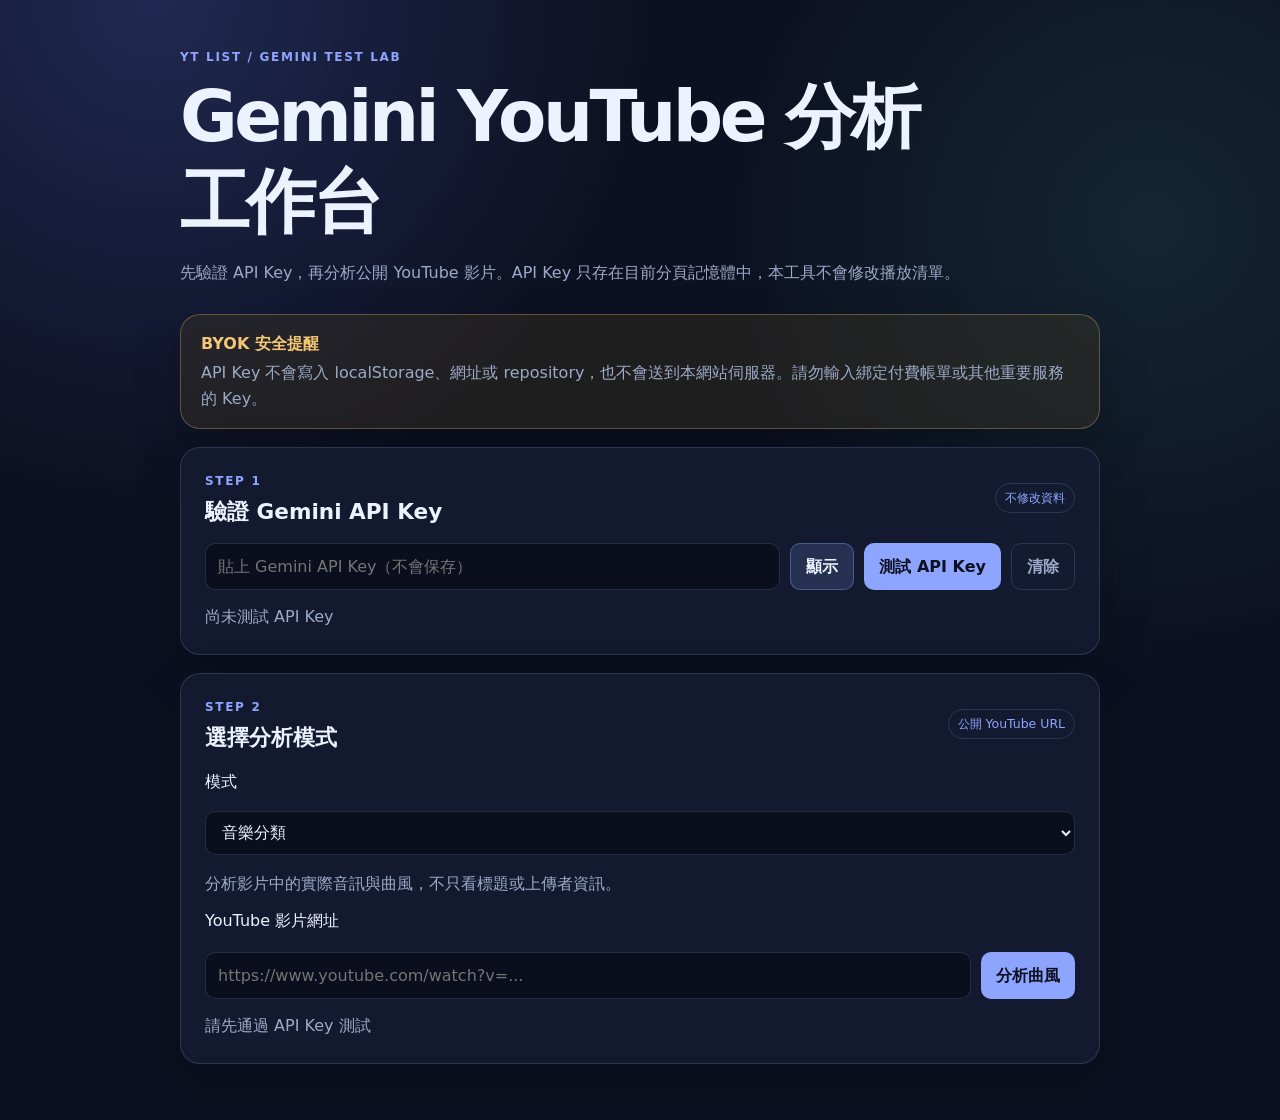
<file: index.html>
<!doctype html>
<html lang="zh-Hant">
<head>
  <meta charset="UTF-8">
  <meta name="viewport" content="width=device-width, initial-scale=1">
  <meta name="description" content="Gemini API 與 YouTube 公開影片分析工具">
  <title>YT List｜Gemini Test Lab</title>
  <link rel="stylesheet" href="style.css">
</head>
<body>
  <main class="shell">
    <header class="hero">
      <p class="eyebrow">YT LIST / GEMINI TEST LAB</p>
      <h1>Gemini YouTube 分析工作台</h1>
      <p class="hero-copy">先驗證 API Key，再分析公開 YouTube 影片。API Key 只存在目前分頁記憶體中，本工具不會修改播放清單。</p>
    </header>

    <section class="warning" aria-label="安全提醒">
      <strong>BYOK 安全提醒</strong>
      <p>API Key 不會寫入 localStorage、網址或 repository，也不會送到本網站伺服器。請勿輸入綁定付費帳單或其他重要服務的 Key。</p>
    </section>

    <section class="card" aria-labelledby="key-title">
      <div class="section-heading">
        <div><p class="step-label">STEP 1</p><h2 id="key-title">驗證 Gemini API Key</h2></div>
        <span class="badge">不修改資料</span>
      </div>
      <div class="key-row">
        <label class="sr-only" for="api-key">Gemini API Key</label>
        <input id="api-key" type="password" autocomplete="off" placeholder="貼上 Gemini API Key（不會保存）">
        <button id="toggle-key" class="button secondary" type="button">顯示</button>
        <button id="test-key" class="button" type="button">測試 API Key</button>
        <button id="clear-key" class="button ghost" type="button">清除</button>
      </div>
      <p id="key-status" class="status neutral" role="status">尚未測試 API Key</p>
    </section>

    <section class="card" aria-labelledby="video-title">
      <div class="section-heading">
        <div><p class="step-label">STEP 2</p><h2 id="video-title">選擇分析模式</h2></div>
        <span class="badge">公開 YouTube URL</span>
      </div>
      <div class="mode-row">
        <label for="analysis-mode">模式</label>
        <select id="analysis-mode">
          <option value="music" selected>音樂分類</option>
          <option value="content">影片內容解析</option>
        </select>
        <p id="mode-description" class="field-help">分析影片中的實際音訊與曲風，不只看標題或上傳者資訊。</p>
      </div>
      <label for="video-url">YouTube 影片網址</label>
      <div class="url-row">
        <input id="video-url" type="url" placeholder="https://www.youtube.com/watch?v=..." autocomplete="off">
        <button id="analyze-video" class="button" type="button">分析曲風</button>
      </div>
      <p id="video-status" class="status neutral" role="status">請先通過 API Key 測試</p>
    </section>

    <section id="result" class="card result hidden" aria-live="polite">
      <div class="section-heading">
        <div><p class="step-label">RESULT</p><h2 id="result-heading">分析結果</h2></div>
        <span id="confidence" class="badge">尚未分析</span>
      </div>

      <div id="music-result">
        <div class="result-grid">
          <div><span>標題</span><strong id="result-title">—</strong></div>
          <div><span>藝人／作者</span><strong id="result-artist">—</strong></div>
          <div><span>主要曲風</span><strong id="result-primary">—</strong></div>
          <div><span>次要曲風</span><strong id="result-secondary">—</strong></div>
          <div><span>格式</span><strong id="result-format">—</strong></div>
          <div><span>語言</span><strong id="result-language">—</strong></div>
          <div><span>情緒</span><strong id="result-mood">—</strong></div>
        </div>
        <div class="prose-block"><span>判定理由</span><p id="result-reasoning">—</p></div>
      </div>

      <div id="content-result" class="hidden">
        <div class="result-toolbar">
          <p class="field-help">內容模式會要求 Gemini 讀取語音、畫面、畫面文字與數值；每項資料都標示證據來源。</p>
          <button id="copy-handoff" class="button secondary" type="button">複製給 ChatGPT</button>
        </div>
        <section class="analysis-section"><h3>整體摘要</h3><p id="content-overall-summary">—</p></section>
        <section class="analysis-section"><h3>作者結論</h3><p id="content-author-conclusion">—</p></section>
        <section class="analysis-section"><h3>指定術語檢查</h3><div id="content-term-checks" class="stack"></div></section>
        <section class="analysis-section"><h3>時間軸</h3><div id="content-timeline" class="stack"></div></section>
        <section class="analysis-section"><h3>數值／實測</h3><div id="content-numbers" class="stack"></div></section>
        <section class="analysis-section"><h3>比較</h3><div id="content-comparisons" class="stack"></div></section>
        <section class="analysis-section"><h3>問題／Bug／疑慮</h3><div id="content-issues" class="stack"></div></section>
        <section class="analysis-section"><h3>無法確認</h3><div id="content-uncertain" class="stack"></div></section>
      </div>

      <details class="raw-details">
        <summary>查看原始 JSON</summary>
        <pre id="raw-output"></pre>
      </details>
    </section>
  </main>
  <script src="app.js?v=20260918-5"></script>
</body>
</html>
</file>
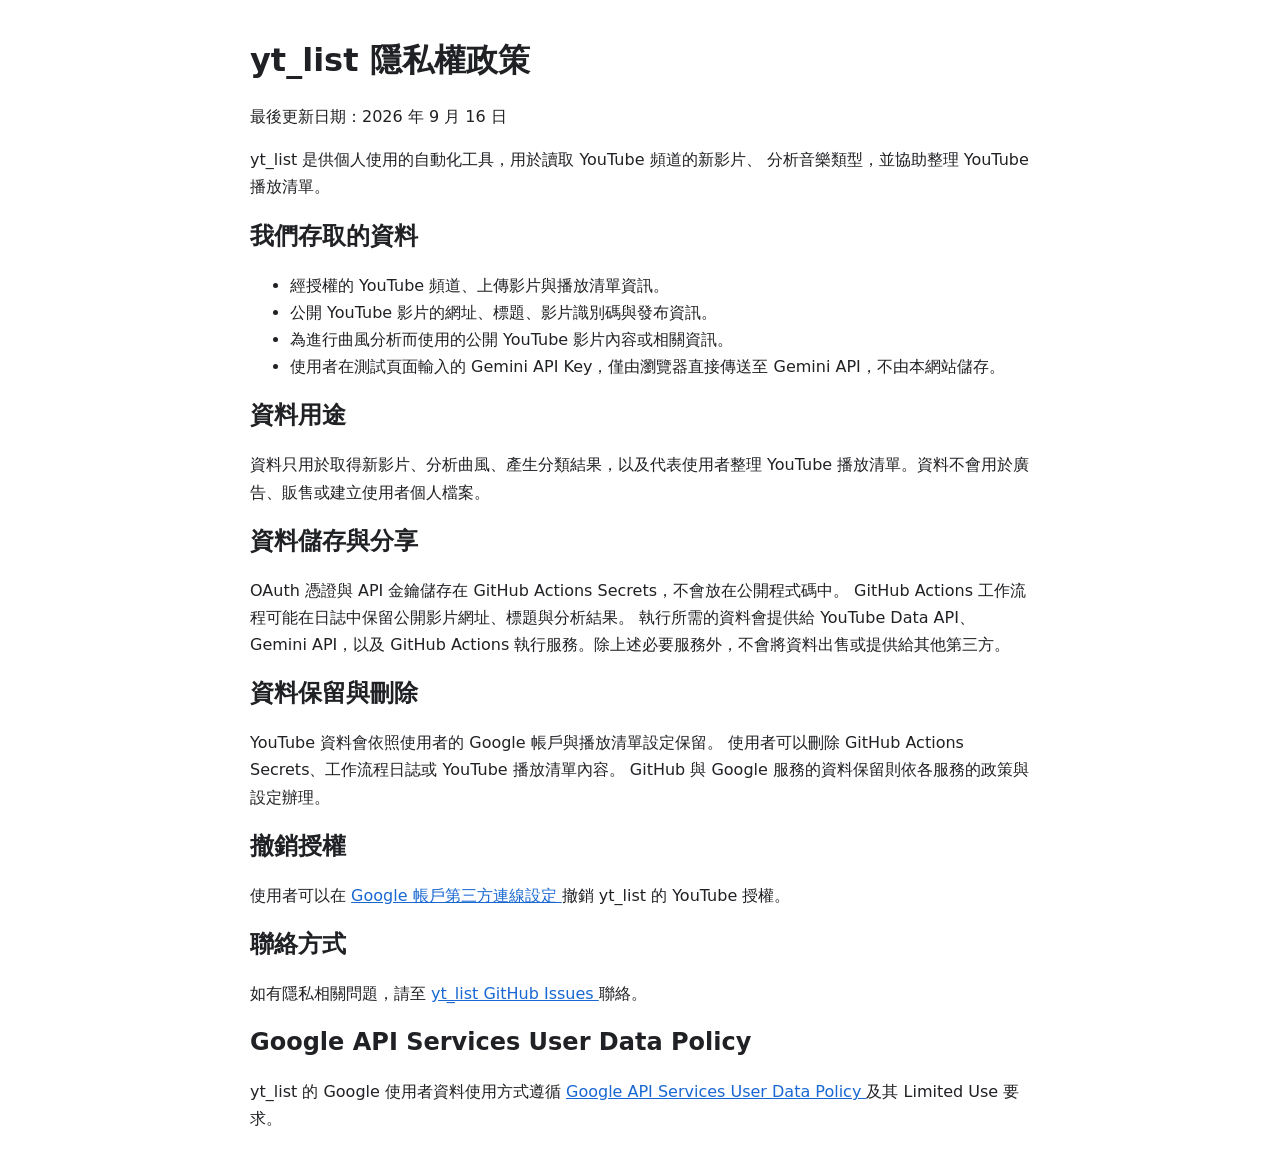
<file: privacy.html>
<!doctype html>
<html lang="zh-Hant">
<head>
  <meta charset="utf-8">
  <meta name="viewport" content="width=device-width, initial-scale=1">
  <title>yt_list 隱私權政策</title>
  <style>
    body { max-width: 780px; margin: 40px auto; padding: 0 20px; font-family: system-ui, sans-serif; line-height: 1.7; color: #202124; }
    h1, h2 { line-height: 1.3; }
    a { color: #1967d2; }
  </style>
</head>
<body>
  <main>
    <h1>yt_list 隱私權政策</h1>
    <p>最後更新日期：2026 年 9 月 16 日</p>

    <p>
      yt_list 是供個人使用的自動化工具，用於讀取 YouTube 頻道的新影片、
      分析音樂類型，並協助整理 YouTube 播放清單。
    </p>

    <h2>我們存取的資料</h2>
    <ul>
      <li>經授權的 YouTube 頻道、上傳影片與播放清單資訊。</li>
      <li>公開 YouTube 影片的網址、標題、影片識別碼與發布資訊。</li>
      <li>為進行曲風分析而使用的公開 YouTube 影片內容或相關資訊。</li>
      <li>使用者在測試頁面輸入的 Gemini API Key，僅由瀏覽器直接傳送至 Gemini API，不由本網站儲存。</li>
    </ul>

    <h2>資料用途</h2>
    <p>
      資料只用於取得新影片、分析曲風、產生分類結果，以及代表使用者整理
      YouTube 播放清單。資料不會用於廣告、販售或建立使用者個人檔案。
    </p>

    <h2>資料儲存與分享</h2>
    <p>
      OAuth 憑證與 API 金鑰儲存在 GitHub Actions Secrets，不會放在公開程式碼中。
      GitHub Actions 工作流程可能在日誌中保留公開影片網址、標題與分析結果。
      執行所需的資料會提供給 YouTube Data API、Gemini API，以及 GitHub Actions
      執行服務。除上述必要服務外，不會將資料出售或提供給其他第三方。
    </p>

    <h2>資料保留與刪除</h2>
    <p>
      YouTube 資料會依照使用者的 Google 帳戶與播放清單設定保留。
      使用者可以刪除 GitHub Actions Secrets、工作流程日誌或 YouTube 播放清單內容。
      GitHub 與 Google 服務的資料保留則依各服務的政策與設定辦理。
    </p>

    <h2>撤銷授權</h2>
    <p>
      使用者可以在
      <a href="https://myaccount.google.com/permissions">
        Google 帳戶第三方連線設定
      </a>
      撤銷 yt_list 的 YouTube 授權。
    </p>

    <h2>聯絡方式</h2>
    <p>
      如有隱私相關問題，請至
      <a href="https://github.com/NekoMaTA864/yt_list/issues">
        yt_list GitHub Issues
      </a>
      聯絡。
    </p>

    <h2>Google API Services User Data Policy</h2>
    <p>
      yt_list 的 Google 使用者資料使用方式遵循
      <a href="https://developers.google.com/terms/api-services-user-data-policy">
        Google API Services User Data Policy
      </a>
      及其 Limited Use 要求。
    </p>
  </main>
</body>
</html>
</file>
<file: style.css>
:root {
  color-scheme: dark;
  --bg: #0c1020;
  --panel: rgba(21, 28, 50, 0.9);
  --panel-strong: #18213a;
  --text: #edf2ff;
  --muted: #9ca9c7;
  --line: rgba(160, 179, 225, 0.18);
  --accent: #8ea5ff;
  --accent-strong: #657fff;
  --success: #67d6a0;
  --error: #ff858c;
  --warning: #f4c774;
}
* { box-sizing: border-box; }
body {
  min-height: 100vh; margin: 0; color: var(--text);
  background: radial-gradient(circle at 12% 0%, rgba(101,127,255,.22), transparent 32rem), radial-gradient(circle at 90% 20%, rgba(80,194,177,.12), transparent 28rem), var(--bg);
  font-family: Inter, ui-sans-serif, system-ui, -apple-system, BlinkMacSystemFont, "Segoe UI", sans-serif;
  line-height: 1.6;
}
.shell { width: min(920px, calc(100% - 32px)); margin: 0 auto; padding: 48px 0 56px; }
.hero { margin-bottom: 28px; }
.eyebrow, .step-label { margin: 0 0 8px; color: var(--accent); font-size: .75rem; font-weight: 800; letter-spacing: .14em; }
h1, h2, h3 { line-height: 1.2; }
h1 { max-width: 760px; margin: 0; font-size: clamp(2.2rem, 6vw, 4.4rem); letter-spacing: -.05em; }
h2 { margin: 0; font-size: 1.35rem; }
h3 { margin: 0 0 12px; font-size: 1.08rem; }
.hero-copy, .field-help, .status, .warning p { color: var(--muted); }
.card, .warning { border: 1px solid var(--line); border-radius: 20px; background: var(--panel); box-shadow: 0 20px 50px rgba(0,0,0,.18); }
.card { margin-top: 18px; padding: 24px; }
.warning { margin: 18px 0; padding: 16px 20px; border-color: rgba(244,199,116,.3); background: rgba(70,57,32,.35); }
.warning strong { color: var(--warning); }
.warning p { margin: 4px 0 0; }
.section-heading, .result-toolbar, .mode-row { display: flex; align-items: center; justify-content: space-between; gap: 16px; }
.badge, .evidence { display: inline-flex; width: fit-content; padding: 4px 9px; border: 1px solid var(--line); border-radius: 999px; color: var(--accent); font-size: .78rem; white-space: nowrap; }
.key-row, .url-row { display: grid; grid-template-columns: 1fr auto auto auto; gap: 10px; margin-top: 18px; }
.url-row { grid-template-columns: 1fr auto; }
.mode-row { margin: 18px 0 12px; flex-wrap: wrap; justify-content: flex-start; }
.mode-row .field-help { flex: 1 1 300px; margin: 0; }
input, select {
  width: 100%; min-height: 44px; border: 1px solid var(--line); border-radius: 10px; padding: 10px 12px;
  color: var(--text); background: rgba(5,8,18,.6); font: inherit;
}
input:focus, select:focus { outline: 2px solid var(--accent); outline-offset: 2px; }
.button { min-height: 44px; border: 0; border-radius: 10px; padding: 10px 15px; color: #0c1020; background: var(--accent); font: inherit; font-weight: 800; cursor: pointer; }
.button:hover { background: #b4c1ff; }
.button:disabled { cursor: wait; opacity: .6; }
.button.secondary { color: var(--text); background: rgba(142,165,255,.16); border: 1px solid rgba(142,165,255,.35); }
.button.ghost { color: var(--muted); background: transparent; border: 1px solid var(--line); }
.status { min-height: 24px; margin: 14px 0 0; }
.status.success { color: var(--success); }
.status.error { color: var(--error); }
.status.loading { color: var(--accent); }
.result-grid { display: grid; grid-template-columns: repeat(auto-fit, minmax(190px, 1fr)); gap: 12px; margin: 20px 0; }
.result-grid > div, .result-item { padding: 14px; border: 1px solid var(--line); border-radius: 12px; background: rgba(5,8,18,.22); }
.result-grid span, .prose-block > span { display: block; margin-bottom: 4px; color: var(--muted); font-size: .82rem; }
.result-grid strong { display: block; overflow-wrap: anywhere; }
.prose-block, .analysis-section { margin-top: 22px; padding-top: 18px; border-top: 1px solid var(--line); }
.prose-block p, .analysis-section p { margin: 0; white-space: pre-wrap; }
.stack { display: grid; gap: 10px; }
.result-item p { margin: 0 0 6px; overflow-wrap: anywhere; }
.result-item p:last-of-type { margin-bottom: 8px; }
.evidence { color: var(--success); font-size: .72rem; }
.empty { color: var(--muted); font-style: italic; }
.raw-details { margin-top: 22px; color: var(--muted); }
.raw-details summary { cursor: pointer; }
pre { max-height: 360px; overflow: auto; padding: 14px; border-radius: 10px; background: rgba(5,8,18,.65); color: #cbd5ff; white-space: pre-wrap; overflow-wrap: anywhere; }
.hidden { display: none !important; }
.sr-only { position: absolute; width: 1px; height: 1px; padding: 0; margin: -1px; overflow: hidden; clip: rect(0,0,0,0); white-space: nowrap; border: 0; }
@media (max-width: 680px) {
  .shell { width: min(100% - 20px, 920px); padding-top: 28px; }
  .card { padding: 18px; border-radius: 16px; }
  .key-row, .url-row { grid-template-columns: 1fr 1fr; }
  .key-row input, .url-row input { grid-column: 1 / -1; }
  .section-heading, .result-toolbar { align-items: flex-start; flex-direction: column; }
}
</file>
